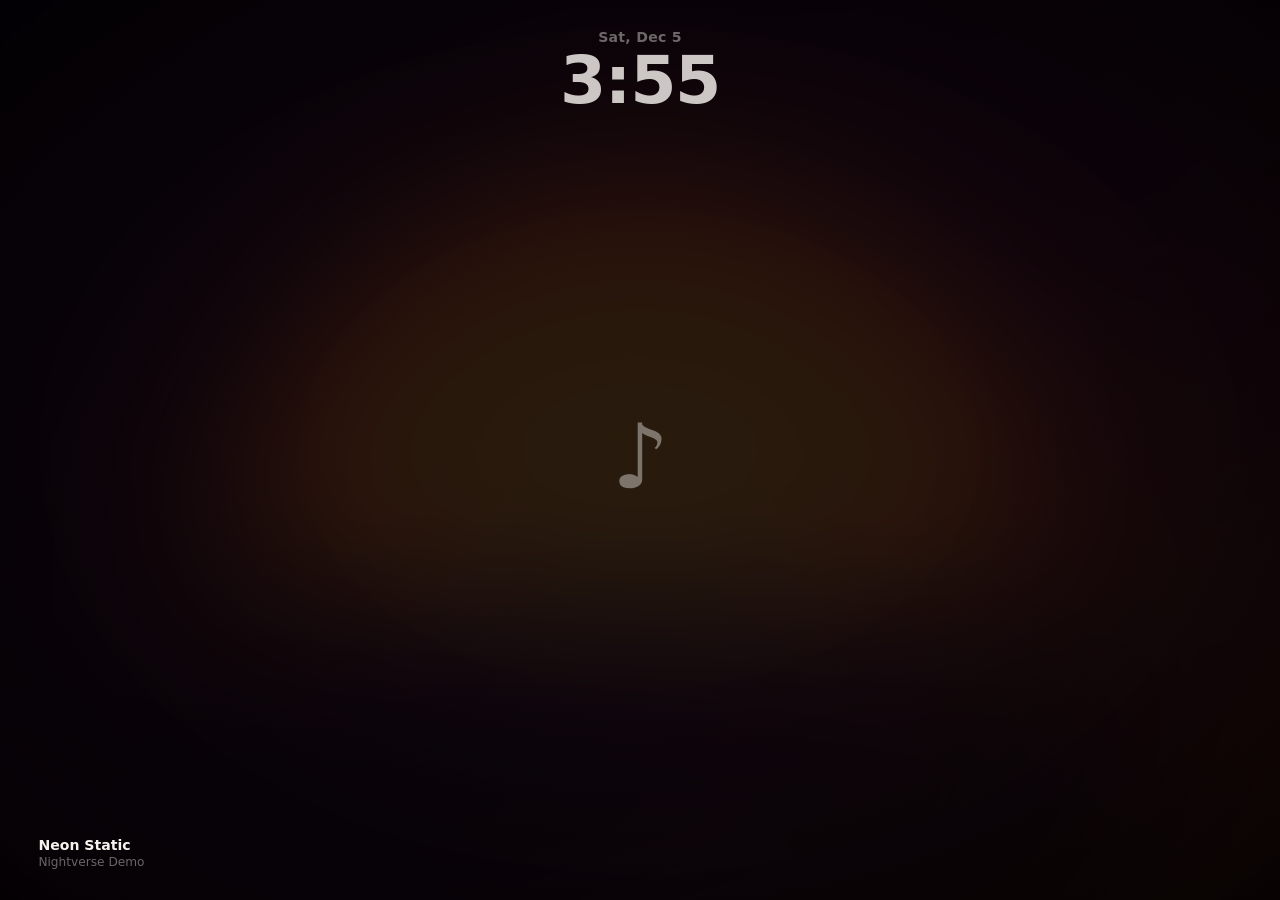
<file: packages/renderer/index.html>
<!doctype html>
<html lang="en">
<head>
  <meta charset="utf-8">
  <meta name="viewport" content="width=device-width, initial-scale=1">
  <title>Nightverse</title>
  <link rel="stylesheet" href="styles.css">
  <link rel="stylesheet" href="themes.css">
</head>
<body class="no-track">
  <div id="bg" aria-hidden="true"></div>
  <div id="vignette" aria-hidden="true"></div>

  <div id="clock" aria-hidden="true">
    <div id="clock-date"></div>
    <div id="clock-time"></div>
  </div>

  <main id="stage" class="stage"></main>

  <div id="meta">
    <div id="meta-title"></div>
    <div id="meta-artist"></div>
  </div>

  <nav id="dock" aria-label="Controls">
    <button data-cmd="previous" class="mini-keep" title="Previous (←)">⏮</button>
    <button data-cmd="playPause" class="mini-keep" title="Play / pause (Space)">⏯</button>
    <button data-cmd="next" class="mini-keep" title="Next (→)">⏭</button>
    <span class="sep"></span>
    <button data-cmd="styles" title="Lyric styles (S)">Styles ▾</button>
    <button data-cmd="lights" class="host-only" title="Lighting colours and beat (L)">Lights</button>
    <span class="sep"></span>
    <button data-cmd="clock" title="Clock (C)">Clock</button>
    <button data-cmd="toggleGlow" class="host-only" title="Screen glow (G)">Glow</button>
    <button data-cmd="toggleMini" class="host-only mini-keep" title="Mini player / back to full window (M)">Mini</button>
    <button data-cmd="fullscreen" title="Full screen (F)">⛶</button>
    <button data-cmd="minimize" class="host-only mini-keep" title="Minimize to the taskbar">—</button>
    <button data-cmd="help" title="Shortcuts (H)">?</button>
    <button data-cmd="close" class="frame-only" title="Close (Esc)">✕</button>
  </nav>

  <div id="help" role="dialog" aria-label="Keyboard shortcuts">
    <h2>Shortcuts</h2>
    <dl>
      <dt>S</dt><dd>Pick a lyric style</dd>
      <dt>T / Shift+T</dt><dd>Next / previous lyric style</dd>
      <dt>Space</dt><dd>Play / pause</dd>
      <dt>← / →</dt><dd>Previous / next track</dd>
      <dt>F</dt><dd>Full screen</dd>
      <dt>G</dt><dd>Screen-edge glow on/off</dd>
      <dt>M</dt><dd>Mini vinyl player</dd>
      <dt>C</dt><dd>Clock on/off</dd>
      <dt>H</dt><dd>Show / hide this help</dd>
    </dl>
    <p class="credit">Lyrics from <a href="https://lrclib.net" target="_blank" rel="noopener">LRCLIB</a></p>
  </div>

  <div id="picker" role="dialog" aria-label="Lyric styles"><h2>Lyric style</h2><div class="grid"></div></div>

  <div id="lights" role="dialog" aria-label="Ambient lighting">
    <div class="lt-head"><h2>Ambient lighting</h2><button id="lt-close" title="Close">✕</button></div>
    <label class="lt-row"><span>Screen lighting</span><input id="lt-glow" type="checkbox" checked></label>
    <div class="lt-sub">Style</div>
    <div class="lt-seg" id="lt-style">
      <button type="button" data-style="ambient" title="A bright glow sweeping round a soft frame">Ambient</button>
      <button type="button" data-style="static" title="Fixed colours that stay put, no movement">Static</button>
      <button type="button" data-style="dynamic" title="Hits hard on every beat and jumps colour">Dynamic</button>
      <button type="button" data-style="aurora" title="Northern-lights curtain bars dancing on every edge">Aurora</button>
      <button type="button" data-style="rays" title="Neon streaks shooting inwards from the edges">Rays</button>
      <button type="button" data-style="tunnel" title="Neon rings running inwards like a tunnel">Tunnel</button>
    </div>
    <p class="lt-desc" id="lt-desc"></p>
    <div class="lt-sub">Palettes</div>
    <div class="lt-presets" id="lt-presets"></div>
    <div class="lt-sub">Colours (add as many as you like)</div>
    <div class="lt-swatches" id="lt-sw"></div>
    <label class="lt-row"><span>Use album colour</span><input id="lt-album" type="checkbox"></label>
    <label class="lt-range"><span>Beat reaction</span><input id="lt-react" type="range" min="0" max="100"><output></output></label>
    <label class="lt-range"><span>Flow speed</span><input id="lt-speed" type="range" min="0" max="100"><output></output></label>
    <label class="lt-range"><span>Screen coverage %</span><input id="lt-reach" type="range" min="5" max="100"><output></output></label>
    <label class="lt-range"><span>Gradient softness</span><input id="lt-grad" type="range" min="0" max="100"><output></output></label>
    <label class="lt-range"><span>Brightness</span><input id="lt-bright" type="range" min="5" max="100"><output></output></label>
    <p class="lt-note">The light follows the bass and beat of whatever your PC is playing.</p>
  </div>

  <div id="toast" role="status"></div>

  <script src="lrc.js"></script>
  <script src="color.js"></script>
  <script src="themes/kinetic.js"></script>
  <script src="themes/constellation.js"></script>
  <script src="themes/classic.js"></script>
  <script src="themes/vinyl.js"></script>
  <script src="themes/_line.js"></script>
  <script src="themes/pack.js"></script>
  <script src="demo.js"></script>
  <script src="engine.js"></script>
  <script src="lights.js"></script>
</body>
</html>
</file>
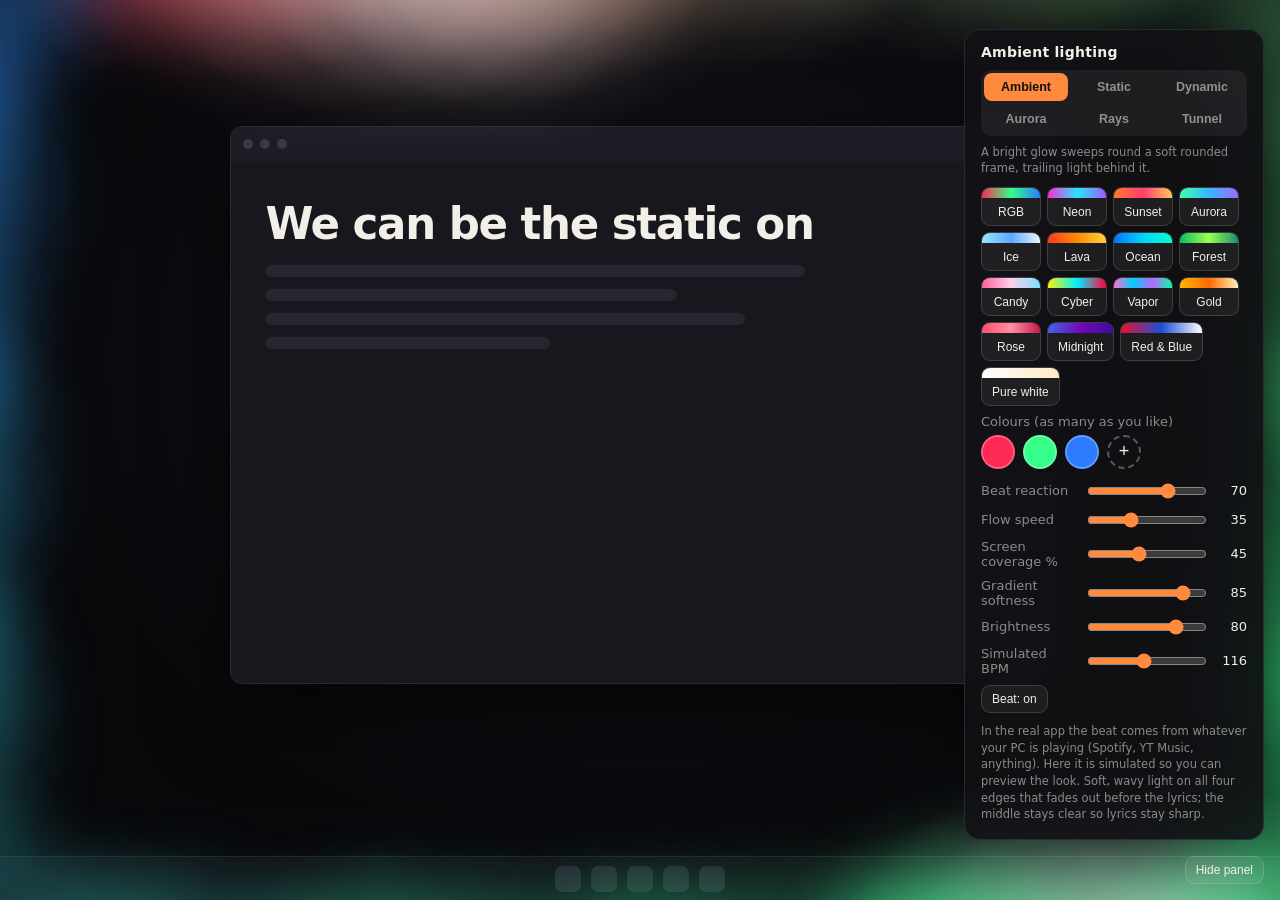
<file: docs/lighting-preview.html>
<!doctype html>
<html lang="en">
<head>
<meta charset="utf-8">
<meta name="viewport" content="width=device-width, initial-scale=1">
<title>Nightverse Ambient Lighting</title>
<style>
  :root { color-scheme: dark; --ink: #f2efe9; --dim: rgb(242 239 233 / .55); }
  * { box-sizing: border-box; }
  html, body { margin: 0; height: 100%; background: #050507; color: var(--ink); font-family: "Segoe UI", system-ui, sans-serif; overflow: hidden; }
  canvas#glow { position: fixed; inset: 0; width: 100%; height: 100%; z-index: 2; pointer-events: none; }
  /* a fake desktop so the ambient light has something to light up */
  .desk { position: fixed; inset: 0; background: radial-gradient(ellipse at 50% 40%, #15151b, #08080b 70%); }
  .win { position: absolute; left: 18%; top: 14%; width: 64%; height: 62%; border-radius: 12px; background: #17171d; border: 1px solid #2a2a33; box-shadow: 0 30px 80px rgb(0 0 0 / .6); overflow: hidden; }
  .win .bar { height: 34px; background: #1d1d25; display: flex; align-items: center; gap: 7px; padding: 0 12px; }
  .win .bar i { width: 10px; height: 10px; border-radius: 50%; background: #3a3a45; display: block; }
  .win .body { padding: 28px 34px; display: grid; gap: 12px; }
  .win .body b { display: block; height: 12px; border-radius: 6px; background: #262630; }
  .win .lyric { font-size: clamp(22px, 3.4vw, 54px); font-weight: 800; letter-spacing: -.03em; margin: 10px 0 4px; }
  .task { position: absolute; left: 0; right: 0; bottom: 0; height: 44px; background: #101015; border-top: 1px solid #23232b; display: flex; gap: 10px; align-items: center; justify-content: center; }
  .task i { width: 26px; height: 26px; border-radius: 7px; background: #262630; display: block; }
  #panel { position: fixed; right: 16px; bottom: 60px; z-index: 5; width: 300px; max-height: calc(100vh - 80px); overflow: auto; padding: 14px 16px 16px; border-radius: 16px; background: rgb(18 18 22 / .86); backdrop-filter: blur(18px); border: 1px solid rgb(255 255 255 / .1); font-size: 13px; }
  #panel h2 { margin: 0 0 10px; font-size: 14px; letter-spacing: .02em; }
  #panel label { display: grid; grid-template-columns: 96px 1fr 34px; align-items: center; gap: 8px; margin: 9px 0; color: var(--dim); }
  #panel label output { text-align: right; color: var(--ink); font-variant-numeric: tabular-nums; }
  input[type=range] { width: 100%; accent-color: #ff8a3d; }
  .swatches { display: flex; flex-wrap: wrap; gap: 8px; margin: 6px 0 12px; }
  .sw { position: relative; width: 34px; height: 34px; border-radius: 50%; border: 2px solid rgb(255 255 255 / .25); overflow: hidden; }
  .sw input { position: absolute; inset: -8px; width: 52px; height: 52px; border: 0; padding: 0; background: none; cursor: pointer; }
  .sw button { position: absolute; top: -1px; right: -1px; width: 15px; height: 15px; border-radius: 50%; border: 0; background: #000b; color: #fff; font-size: 10px; line-height: 15px; padding: 0; cursor: pointer; display: none; }
  .sw:hover button { display: block; }
  .add { width: 34px; height: 34px; border-radius: 50%; border: 2px dashed rgb(255 255 255 / .3); background: none; color: var(--ink); font-size: 18px; cursor: pointer; }
  .presets { display: flex; gap: 6px; flex-wrap: wrap; margin-bottom: 8px; }
  .presets button, .tog { border: 1px solid rgb(255 255 255 / .14); background: rgb(255 255 255 / .06); color: var(--ink); border-radius: 9px; padding: 6px 10px; font-size: 12px; cursor: pointer; }
  .presets button:hover, .tog:hover { background: rgb(255 255 255 / .14); }
  .seg { display: grid; grid-template-columns: repeat(3, 1fr); gap: 4px; padding: 3px; border-radius: 11px; background: rgb(255 255 255 / .06); margin-bottom: 8px; }
  .seg button { border: 0; background: transparent; color: var(--dim); border-radius: 8px; padding: 7px 0; font-weight: 700; font-size: 12.5px; cursor: pointer; }
  .seg button.on { background: #ff8a3d; color: #111; }
  .presets button { position: relative; padding-top: 17px; min-width: 60px; overflow: hidden; }
  .presets button::before { content: ""; position: absolute; left: 0; right: 0; top: 0; height: 10px; background: var(--sw); }
  .note { margin-top: 10px; color: var(--dim); font-size: 11.5px; line-height: 1.45; }
  #hide { position: fixed; right: 16px; bottom: 16px; z-index: 6; }
  body.nopanel #panel { display: none; }
</style>
</head>
<body>
<div class="desk">
  <div class="win">
    <div class="bar"><i></i><i></i><i></i></div>
    <div class="body">
      <div class="lyric">We can be the static on</div>
      <b style="width:72%"></b><b style="width:55%"></b><b style="width:64%"></b><b style="width:38%"></b>
    </div>
  </div>
  <div class="task"><i></i><i></i><i></i><i></i><i></i></div>
</div>
<canvas id="glow"></canvas>

<div id="panel">
  <h2>Ambient lighting</h2>
  <div class="seg" id="styleSeg">
    <button data-style="ambient">Ambient</button><button data-style="static">Static</button><button data-style="dynamic">Dynamic</button><button data-style="aurora">Aurora</button><button data-style="rays">Rays</button><button data-style="tunnel">Tunnel</button>
  </div>
  <div class="note" id="styleDesc" style="margin:0 0 10px"></div>
  <div class="presets" id="presets"></div>
  <div style="color:var(--dim);margin-bottom:4px">Colours (as many as you like)</div>
  <div class="swatches" id="sw"></div>
  <label>Beat reaction <input id="react" type="range" min="0" max="100" value="70"><output></output></label>
  <label>Flow speed <input id="speed" type="range" min="0" max="100" value="35"><output></output></label>
  <label>Screen coverage % <input id="reach" type="range" min="5" max="100" value="45"><output></output></label>
  <label>Gradient softness <input id="grad" type="range" min="0" max="100" value="85"><output></output></label>
  <label>Brightness <input id="bright" type="range" min="10" max="100" value="80"><output></output></label>
  <label>Simulated BPM <input id="bpm" type="range" min="60" max="180" value="116"><output></output></label>
  <button class="tog" id="beatTog">Beat: on</button>
  <div class="note">In the real app the beat comes from whatever your PC is playing (Spotify, YT Music, anything). Here it is simulated so you can preview the look. Soft, wavy light on all four edges that fades out before the lyrics; the middle stays clear so lyrics stay sharp.</div>
</div>
<button class="tog" id="hide">Hide panel</button>

<script>
(() => {
  const cv = document.getElementById('glow');
  const ctx = cv.getContext('2d');
  let W = 0, H = 0, dpr = 1;
  function resize() {
    dpr = Math.min(2, window.devicePixelRatio || 1);
    W = innerWidth; H = innerHeight;
    cv.width = W * dpr; cv.height = H * dpr;
    ctx.setTransform(dpr, 0, 0, dpr, 0, 0);
  }
  addEventListener('resize', resize); resize();

  const PRESETS = {
    'RGB': ['#ff2a55', '#35ff8a', '#2d7bff'],
    'Neon': ['#ff2bd6', '#26e6ff', '#9b5cff'],
    'Sunset': ['#ff7a2f', '#ff3d6e', '#ffc65a'],
    'Aurora': ['#3dffb0', '#38b6ff', '#9a6bff'],
    'Ice': ['#9be8ff', '#5aa8ff', '#e9f7ff'],
    'Lava': ['#ff3b1f', '#ff8a00', '#ffd23f'],
    'Ocean': ['#0077ff', '#00d4ff', '#00ffc8'],
    'Forest': ['#0fbf5a', '#9bff4d', '#1b8f6a'],
    'Candy': ['#ff5fa2', '#ffd1e8', '#7be0ff'],
    'Cyber': ['#fcee0a', '#00f0ff', '#ff003c'],
    'Vapor': ['#ff71ce', '#01cdfe', '#b967ff', '#05ffa1'],
    'Gold': ['#ffb800', '#ff6a00', '#fff1b8'],
    'Rose': ['#ff4d6d', '#ff8fa3', '#c9184a'],
    'Midnight': ['#4361ee', '#7209b7', '#3a0ca3'],
    'Red & Blue': ['#e8112d', '#1d4ed8', '#ffffff'],
    'Pure white': ['#ffffff', '#ffe9c4'],
  };
  let colors = PRESETS['RGB'].slice();
  const S = { style: 'ambient', react: .7, speed: .35, reach: .45, grad: .85, bright: .8, bpm: 116, beat: true };

  // ---- UI ----
  const sw = document.getElementById('sw');
  function hexToRgb(h) { const n = parseInt(h.slice(1), 16); return [n >> 16 & 255, n >> 8 & 255, n & 255]; }
  function drawSwatches() {
    sw.innerHTML = '';
    colors.forEach((c, i) => {
      const d = document.createElement('div'); d.className = 'sw'; d.style.background = c;
      const inp = document.createElement('input'); inp.type = 'color'; inp.value = c;
      inp.addEventListener('input', () => { colors[i] = inp.value; d.style.background = inp.value; });
      d.appendChild(inp);
      if (colors.length > 1) {
        const x = document.createElement('button'); x.textContent = '×';
        x.addEventListener('click', (e) => { e.preventDefault(); colors.splice(i, 1); drawSwatches(); });
        d.appendChild(x);
      }
      sw.appendChild(d);
    });
    const add = document.createElement('button'); add.className = 'add'; add.textContent = '+';
    add.addEventListener('click', () => { colors.push('#' + Math.floor(Math.random() * 0xffffff).toString(16).padStart(6, '0')); drawSwatches(); });
    if (colors.length < 12) sw.appendChild(add);
  }
  drawSwatches();
  const pre = document.getElementById('presets');
  Object.keys(PRESETS).forEach((k) => {
    const b = document.createElement('button'); b.textContent = k;
    b.style.setProperty('--sw', 'linear-gradient(90deg,' + PRESETS[k].join(',') + ')');
    b.addEventListener('click', () => { colors = PRESETS[k].slice(); drawSwatches(); });
    pre.appendChild(b);
  });
  function bind(id, key, scale = 100, fmt = (v) => Math.round(v * 100)) {
    const el = document.getElementById(id), out = el.parentElement.querySelector('output');
    const upd = () => { S[key] = el.value / scale; out.textContent = fmt(S[key]); };
    el.addEventListener('input', upd); upd();
  }
  bind('react', 'react'); bind('speed', 'speed'); bind('reach', 'reach'); bind('grad', 'grad'); bind('bright', 'bright');
  bind('bpm', 'bpm', 1, (v) => Math.round(v));
  const DESC = {
    ambient: 'A bright glow sweeps round a soft rounded frame, trailing light behind it.',
    static: 'Your colours held in place around the screen. No movement, no beat.',
    dynamic: 'Hits hard on every beat and jumps to a new shade each time.',
    aurora: 'Northern-lights curtain: soft bars on every edge, dancing to the music.',
    rays: 'Thin neon streaks shoot inwards from the edges, faster on the beat.',
    tunnel: 'Neon rings run inwards like a lit tunnel, a new one on every beat.',
  };
  function setStyle(v) { S.style = v; document.querySelectorAll('#styleSeg button').forEach((b) => b.classList.toggle('on', b.dataset.style === v)); document.getElementById('styleDesc').textContent = DESC[v]; }
  document.querySelectorAll('#styleSeg button').forEach((b) => b.addEventListener('click', () => setStyle(b.dataset.style)));
  setStyle('ambient');
  const beatTog = document.getElementById('beatTog');
  beatTog.onclick = () => { S.beat = !S.beat; beatTog.textContent = 'Beat: ' + (S.beat ? 'on' : 'off'); };
  document.getElementById('hide').onclick = (e) => { document.body.classList.toggle('nopanel'); e.target.textContent = document.body.classList.contains('nopanel') ? 'Show panel' : 'Hide panel'; };

  // ---- the lighting ----
  // Fluid blobs hug the screen perimeter, drift along it, shift through the palette
  // and swell with the bass. Light bleeds inward from the edges like a backlit wall.
  const NB = 56, NBAR = 72, NRING = 6;
  const blobs = Array.from({ length: NB }, (_, i) => ({ u: i / NB, wob: i * 1.7, size: .85 + ((i * 53) % 10) / 30 }));
  const bars = Array.from({ length: NBAR }, (_, i) => ({ seed: (i * 97 % 101) / 101, ph: (i * 61 % 97) / 97 }));

  function palette(p) {          // smooth colour at fractional index p
    const n = colors.length;
    const a = ((Math.floor(p) % n) + n) % n, b = (a + 1) % n, f = p - Math.floor(p);
    const A = hexToRgb(colors[a]), B = hexToRgb(colors[b]);
    const e = f * f * (3 - 2 * f);
    return [A[0] + (B[0] - A[0]) * e, A[1] + (B[1] - A[1]) * e, A[2] + (B[2] - A[2]) * e];
  }
  const hot = (c, t) => t <= 0 ? c : c.map((v) => v + (255 - v) * Math.min(1, t));
  const rgb = (c) => `${c[0] | 0},${c[1] | 0},${c[2] | 0}`;
  const corner = () => Math.min(.13 * Math.min(W, H), Math.min(W, H) / 2);

  function perimeter(u) {        // point + inward normal on a rounded-rectangle frame
    u = ((u % 1) + 1) % 1;
    const r = corner(), sw = Math.max(0, W - 2 * r), sh = Math.max(0, H - 2 * r), arc = Math.PI * r / 2;
    let d = u * (2 * (sw + sh) + 4 * arc);
    if (d < sw) return { x: r + d, y: 0, nx: 0, ny: 1 };
    d -= sw;
    if (d < arc) { const a = -Math.PI / 2 + d / r; return { x: W - r + r * Math.cos(a), y: r + r * Math.sin(a), nx: -Math.cos(a), ny: -Math.sin(a) }; }
    d -= arc;
    if (d < sh) return { x: W, y: r + d, nx: -1, ny: 0 };
    d -= sh;
    if (d < arc) { const a = d / r; return { x: W - r + r * Math.cos(a), y: H - r + r * Math.sin(a), nx: -Math.cos(a), ny: -Math.sin(a) }; }
    d -= arc;
    if (d < sw) return { x: W - r - d, y: H, nx: 0, ny: -1 };
    d -= sw;
    if (d < arc) { const a = Math.PI / 2 + d / r; return { x: r + r * Math.cos(a), y: H - r + r * Math.sin(a), nx: -Math.cos(a), ny: -Math.sin(a) }; }
    d -= arc;
    if (d < sh) return { x: 0, y: H - r - d, nx: 1, ny: 0 };
    d -= sh;
    const a = Math.PI + d / r; return { x: r + r * Math.cos(a), y: r + r * Math.sin(a), nx: -Math.cos(a), ny: -Math.sin(a) };
  }
  function sweep(u, head, width) {   // hot head with a tail trailing behind it
    const behind = ((head - u) % 1 + 1) % 1, gap = Math.min(behind, 1 - behind);
    return Math.min(1.4, Math.exp(-Math.pow(gap / (width * .42), 2)) + .6 * Math.exp(-behind / (width * 2.4)));
  }

  const mouse = { x: 0, y: 0, in: false }; let dim = 1;
  addEventListener('mousemove', (e) => { mouse.x = e.clientX; mouse.y = e.clientY; mouse.in = true; });
  document.addEventListener('mouseleave', () => { mouse.in = false; });
  let bass = 0, lastBeat = -1, kick = 0, hueStep = 0, ringPhase = 0;
  let t0 = performance.now(), prev = t0, flow = 0, hue = 0;
  function simBeat(t) {
    const x = t * (S.bpm / 60), idx = Math.floor(x), frac = x - idx;
    if (idx !== lastBeat) {
      lastBeat = idx;
      if (S.beat && S.style !== 'static') {
        kick = (idx % 4 === 0) ? 1 : .72;
        if (S.style === 'dynamic') hueStep += .5;
        if (S.style === 'tunnel') ringPhase += 1 / NRING;
      }
    }
    return Math.exp(-frac * 5.5) * kick;
  }

  function frame(now) {
    const dt = Math.min(.05, (now - prev) / 1000); prev = now;
    const t = (now - t0) / 1000;
    const isStatic = S.style === 'static', isDyn = S.style === 'dynamic';
    const isAurora = S.style === 'aurora', isRays = S.style === 'rays', isTunnel = S.style === 'tunnel';
    const env = (S.beat && !isStatic) ? simBeat(t) : 0;
    bass += (env - bass) * Math.min(1, dt * 26);
    if (env < bass) bass += (env - bass) * Math.min(1, dt * (isDyn ? 11 : 6));
    if (!isStatic) {
      flow += dt * (.012 + S.speed * (isDyn ? .16 : .09));
      hue += dt * (.05 + S.speed * .55);
      if (isTunnel) ringPhase += dt * (.08 + S.speed * .35);
    }
    const hueNow = isStatic ? 0 : hue + hueStep;

    ctx.clearRect(0, 0, W, H);
    ctx.globalCompositeOperation = 'source-over';
    const base = Math.min(W, H);
    const react = isStatic ? 0 : isDyn ? Math.min(1, S.react * 1.35 + .25) : S.react;
    const reach = (.07 + S.reach * .27) * base;
    const plateau = .6 * (1 - S.grad);
    const fade = [0, 1, 2, 3, 4, 5].map((k) => { const q = Math.min(1, Math.max(0, (k * .2 - plateau) / (1 - plateau))); return Math.pow(1 - q * q * (3 - 2 * q), 1.5); });

    // dim to a faint minimum while the cursor is near an edge / taskbar, so other apps stay easy to see
    const zone = Math.max(90, .16 * base), edgeD = Math.min(mouse.x, W - mouse.x, mouse.y, H - mouse.y);
    const dimT = mouse.in && edgeD < zone ? .15 + .85 * Math.max(0, edgeD) / zone : 1;
    dim += (dimT - dim) * Math.min(1, dt * (dimT < dim ? 8 : 2.5));

    if (isAurora || isRays) drawBars(t, hueNow, react, reach, isRays);
    else if (isTunnel) drawRings(hueNow, react, reach);
    else drawBand(t, hueNow, react, isStatic, isDyn, reach, fade);
    requestAnimationFrame(frame);
  }

  // ---- ambient / static / dynamic: a glowing band around the rounded frame ----
  function drawBand(t, hueNow, react, isStatic, isDyn, reach, fade) {
    const head1 = flow * 2.1, head2 = flow * 1.37 + .47;
    const width = .06 + .05 * (1 - S.speed), flare = 1 + react * .9 * bass;
    let alpha = isStatic ? .2 + .36 * S.bright
      : isDyn ? Math.min(.8, (.2 + .34 * S.bright) * (.5 + react * 1.5 * bass))
      : Math.min(.72, .22 + .34 * S.bright);
    alpha *= dim;
    blobs.forEach((b) => {
      const u = b.u + (isStatic ? 0 : Math.sin(t * .3 + b.wob) * .004);
      const p = perimeter(u);
      let lvl, hotness;
      if (isStatic) { lvl = 1; hotness = 0; }
      else if (isDyn) { lvl = .55 + .9 * bass; hotness = .35 * bass; }
      else {
        const sv = Math.max(sweep(u, head1, width), sweep(u, head2 % 1, width * .8)) * flare;
        lvl = .34 + 1.0 * sv;
        hotness = Math.min(.75, .9 * Math.max(0, sv - .45));
      }
      const wave = isStatic ? 1 : 1 + .12 * Math.sin(t * .55 + b.wob);
      const r = reach * b.size * wave * (.52 + .62 * Math.min(1.3, lvl));
      const inset = r * .34;
      const cx = p.x - p.nx * inset, cy = p.y - p.ny * inset;
      const c = rgb(hot(palette(b.u * 1.6 + (isStatic ? 0 : hueNow)), hotness));
      const A = Math.min(1, alpha * Math.min(1.25, lvl));
      const g = ctx.createRadialGradient(cx, cy, 0, cx, cy, r);
      for (let k = 0; k < 5; k++) g.addColorStop(k * .2, `rgba(${c},${Math.min(1, A * fade[k])})`);
      g.addColorStop(1, `rgba(${c},0)`);
      ctx.fillStyle = g; ctx.fillRect(cx - r, cy - r, r * 2, r * 2);
    });
  }

  // ---- aurora curtain / neon rays ----
  function drawBars(t, hueNow, react, reach, rays) {
    const alpha = Math.min(.8, (rays ? .3 : .26) + .42 * S.bright) * dim;
    const pump = 1 + react * (rays ? 1.1 : .85) * bass;
    const per = NBAR / 4;
    const place = (x, y, w, h, r) => { ctx.beginPath(); ctx.roundRect(x, y, w, h, r); ctx.fill(); };
    bars.forEach((b, i) => {
      const edge = Math.min(3, Math.floor(i / per)), k = i % per;
      const span = (edge === 0 || edge === 2) ? W : H, slot = span / per;
      const pos = slot * (k + .5) + (b.seed - .5) * slot * .6;
      const thick = rays ? Math.max(2, slot * .085) : Math.max(4, slot * (.26 + .24 * b.seed));
      const wob = Math.sin(t * (rays ? 1.1 : .5) * (.6 + b.seed) + b.ph * 9.4);
      let len, headA;
      if (rays) {
        const travel = (t * (.35 + S.speed * 1.5) * (.6 + b.seed * .9) + b.ph) % 1;
        len = reach * (.3 + 1.0 * travel) * pump;
        headA = Math.sin(Math.PI * Math.min(1, travel * 1.15));
      } else {
        len = reach * (.3 + .4 * b.seed + .25 * wob) * pump;
        headA = .72 + .28 * wob;
      }
      len = Math.max(6, len);
      const col = palette(b.ph * 2.4 + hueNow + edge * .35);
      const c = rgb(col), tip = rgb(hot(col, .6));
      const A = Math.min(1, alpha * headA);

      // a soft wide halo first, then the brighter core on top
      for (const pass of [0, 1]) {
        const halo = pass === 0;
        const a = halo ? A * .4 : A;
        const th = halo ? thick * (rays ? 5.5 : 2.4) : thick;
        const ln = halo ? len * (rays ? .95 : 1.05) : len;
        let x, y, w, h, gx0, gy0, gx1, gy1;
        if (edge === 0) { x = pos - th / 2; y = 0; w = th; h = ln; gx0 = x; gy0 = 0; gx1 = x; gy1 = ln; }
        else if (edge === 1) { x = W - ln; y = pos - th / 2; w = ln; h = th; gx0 = W; gy0 = y; gx1 = W - ln; gy1 = y; }
        else if (edge === 2) { x = pos - th / 2; y = H - ln; w = th; h = ln; gx0 = x; gy0 = H; gx1 = x; gy1 = H - ln; }
        else { x = 0; y = pos - th / 2; w = ln; h = th; gx0 = 0; gy0 = y; gx1 = ln; gy1 = y; }
        const g = ctx.createLinearGradient(gx0, gy0, gx1, gy1);
        if (rays) {
          g.addColorStop(0, `rgba(${c},0)`); g.addColorStop(.35, `rgba(${c},${a * .22})`);
          g.addColorStop(.75, `rgba(${c},${a * .8})`); g.addColorStop(1, `rgba(${halo ? c : tip},${a})`);
        } else {
          g.addColorStop(0, `rgba(${c},${a})`); g.addColorStop(.35, `rgba(${c},${a * .55})`);
          g.addColorStop(.75, `rgba(${c},${a * .15})`); g.addColorStop(1, `rgba(${c},0)`);
        }
        ctx.fillStyle = g;
        place(x, y, w, h, th / 2);
      }
    });
  }

  // ---- tunnel: neon rings receding inwards ----
  function drawRings(hueNow, react, reach) {
    const alpha = Math.min(.75, .18 + .45 * S.bright) * dim;
    const pump = 1 + react * .5 * bass;
    for (let i = 0; i < NRING; i++) {
      const p = ((ringPhase + i / NRING) % 1 + 1) % 1;
      const inset = reach * p * 1.15, w = W - 2 * inset, h = H - 2 * inset;
      if (w <= 2 || h <= 2) continue;
      const near = 1 - p;
      const A = alpha * Math.pow(near, 2.2) * (.45 + .75 * pump * near);
      const col = palette(i * .6 + hueNow);
      const thick = Math.max(1.2, reach * .022 * (.5 + near));
      const rad = Math.max(0, corner() - inset * .6);
      for (let k = 0; k < 3; k++) {
        const mul = k === 0 ? 7 : k === 1 ? 2.6 : 1;
        const fa = k === 0 ? .12 : k === 1 ? .33 : 1;
        const c = rgb(k === 2 ? hot(col, .45) : col);
        ctx.strokeStyle = `rgba(${c},${Math.min(1, Math.max(0, A * fa))})`;
        ctx.lineWidth = thick * mul;
        ctx.beginPath(); ctx.roundRect(inset, inset, w, h, rad); ctx.stroke();
      }
    }
  }

  requestAnimationFrame(frame);
  window.__nv = { S, setStyle, setColors: (c) => { colors = c.slice(); drawSwatches(); } };
})();
</script>
</body>
</html>
</file>
<file: packages/renderer/styles.css>
:root {
  --accent: hsl(38 95% 60%);
  --accent-soft: hsl(38 95% 60% / 0.25);
  --ink: #f6f3ee;
  --ink-dim: rgb(246 243 238 / 0.42);
  --ink-faint: rgb(246 243 238 / 0.16);
  --bg: #050506;
  --font: "Segoe UI Variable Display", "Segoe UI", "SF Pro Display", Inter, system-ui, sans-serif;
  color-scheme: dark;
}
* { box-sizing: border-box; }
html, body { margin: 0; height: 100%; overflow: hidden; background: var(--bg); color: var(--ink); font-family: var(--font); -webkit-font-smoothing: antialiased; }
button { font: inherit; }

/* ---------- backdrop ---------- */
#bg {
  position: fixed; inset: -12%; background-size: cover; background-position: center;
  filter: blur(80px) saturate(1.4) brightness(0.42); transform: scale(1.1);
  opacity: 0.85; transition: background-image 1.2s ease, opacity 0.8s ease;
}
body[data-theme="kinetic"] #bg, body[data-theme="constellation"] #bg { opacity: 0.35; }
#vignette { position: fixed; inset: 0; background: radial-gradient(ellipse at center, transparent 30%, rgb(0 0 0 / 0.75) 100%); pointer-events: none; }

.stage { position: fixed; inset: 0; display: grid; place-items: center; }

/* ---------- clock ---------- */
#clock { position: fixed; top: 3.2vh; left: 0; right: 0; text-align: center; opacity: 0; transition: opacity 0.6s; pointer-events: none; z-index: 2; }
body.show-clock #clock { opacity: 1; }
#clock-date { font-size: clamp(11px, 1.1vw, 16px); font-weight: 600; color: var(--ink-dim); letter-spacing: 0.02em; }
#clock-time { font-size: clamp(36px, 5.2vw, 84px); font-weight: 600; letter-spacing: -0.02em; color: rgb(246 243 238 / 0.82); line-height: 1; margin-top: 2px; }

/* ---------- meta ---------- */
#meta { position: fixed; left: 3vw; bottom: 3.4vh; z-index: 2; max-width: 40vw; transition: opacity 0.4s; }
#meta-title { font-weight: 700; font-size: clamp(13px, 1.1vw, 17px); }
#meta-artist { color: var(--ink-dim); font-size: clamp(12px, 0.95vw, 15px); margin-top: 2px; }
body[data-theme="classic"] #meta, body[data-theme="vinyl"] #meta { opacity: 0; }

/* ---------- dock ---------- */
#dock {
  position: fixed; left: 50%; bottom: 2.6vh; transform: translate(-50%, 12px); z-index: 5;
  display: flex; gap: 4px; align-items: center; padding: 6px; border-radius: 14px;
  background: rgb(20 20 22 / 0.72); backdrop-filter: blur(18px); border: 1px solid rgb(255 255 255 / 0.08);
  opacity: 0; pointer-events: none; transition: opacity 0.25s, transform 0.25s;
}
body.pointer-active #dock, #dock:hover { opacity: 1; transform: translate(-50%, 0); pointer-events: auto; }
#dock button { background: transparent; border: 0; color: var(--ink); padding: 7px 10px; border-radius: 9px; cursor: pointer; font-size: 13px; font-weight: 600; }
#dock button:hover { background: rgb(255 255 255 / 0.1); }
#dock .sep { width: 1px; height: 20px; background: rgb(255 255 255 / 0.12); margin: 0 4px; }
body.host-standalone #dock .host-only, body.host-frame #dock .host-only { display: none; }
body:not(.host-frame) #dock .frame-only { display: none; }
body[data-theme="kinetic"] [data-theme-btn="kinetic"],
body[data-theme="constellation"] [data-theme-btn="constellation"],
body[data-theme="classic"] [data-theme-btn="classic"],
body[data-theme="vinyl"] [data-theme-btn="vinyl"] { background: var(--accent-soft) !important; color: var(--accent) !important; }

/* ---------- help + toast ---------- */
#help { position: fixed; inset: 0; margin: auto; width: min(420px, 90vw); height: fit-content; z-index: 6; padding: 22px 26px; border-radius: 18px; background: rgb(18 18 20 / 0.92); backdrop-filter: blur(20px); border: 1px solid rgb(255 255 255 / 0.1); display: none; }
body.show-help #help { display: block; }
#help h2 { margin: 0 0 12px; font-size: 18px; }
#help dl { display: grid; grid-template-columns: auto 1fr; gap: 8px 18px; margin: 0; font-size: 14px; }
#help dt { color: var(--accent); font-weight: 700; }
#help dd { margin: 0; color: var(--ink-dim); }
#help .credit { margin: 16px 0 0; font-size: 12px; color: var(--ink-dim); }
#help a { color: var(--ink); }
#toast { position: fixed; top: 50%; left: 50%; transform: translate(-50%, -50%) scale(0.96); padding: 10px 18px; border-radius: 12px; background: rgb(20 20 22 / 0.8); backdrop-filter: blur(14px); font-weight: 700; opacity: 0; transition: opacity 0.25s, transform 0.25s; pointer-events: none; z-index: 7; }
#toast.show { opacity: 1; transform: translate(-50%, -50%) scale(1); }

.status { color: var(--ink-dim); font-size: clamp(16px, 2vw, 28px); font-weight: 600; text-align: center; padding: 0 8vw; }
.status small { display: block; margin-top: 10px; font-size: 0.6em; color: var(--ink-faint); }

/* ================= KINETIC ================= */
.theme-kinetic .k-wrap { width: 86vw; text-align: center; transform: translateY(4vh); }
.theme-kinetic .k-line { display: flex; flex-wrap: wrap; justify-content: center; align-items: baseline; gap: 0.08em 0.28em; font-weight: 800; letter-spacing: -0.035em; line-height: 1.02; }
.theme-kinetic .k-word { display: none; color: var(--ink); position: relative; padding: 0 0.06em; transition: color 0.3s; }
.theme-kinetic .k-word.on { display: inline-block; animation: k-in 0.42s cubic-bezier(.2,1.4,.4,1); }
@keyframes k-in { from { opacity: 0; transform: translateY(0.35em) scale(0.9); filter: blur(6px); } }
.theme-kinetic .k-word.past { color: rgb(246 243 238 / 0.88); }
.theme-kinetic .k-word.now { color: #111; z-index: 1; }
.theme-kinetic .k-word.now::before { content: ""; position: absolute; inset: 0.08em -0.04em 0.02em; background: var(--accent); z-index: -1; border-radius: 0.06em; transform: rotate(-1.4deg); animation: k-pop 0.32s cubic-bezier(.2,1.6,.4,1); }
@keyframes k-pop { from { transform: scaleX(0.2) rotate(-1.4deg); opacity: 0; } }
.theme-kinetic .k-prev { margin-top: 3.4vh; font-size: clamp(14px, 1.6vw, 24px); font-weight: 700; color: var(--ink-faint); letter-spacing: -0.01em; min-height: 1.3em; }
.theme-kinetic .k-line.leaving { animation: k-leave 0.45s ease forwards; }
@keyframes k-leave { to { opacity: 0; transform: translateY(-0.4em); filter: blur(8px); } }

/* ================= CONSTELLATION ================= */
.theme-constellation svg { width: 100vw; height: 100vh; overflow: visible; }
.theme-constellation .c-edge { stroke: var(--accent); stroke-opacity: 0.55; stroke-width: 1.4; fill: none; transition: stroke-opacity 0.6s; }
.theme-constellation .c-star { fill: var(--accent); transition: opacity 0.5s, transform 0.5s; transform-box: fill-box; transform-origin: center; }
.theme-constellation .c-word { fill: var(--ink); font-family: var(--font); font-weight: 600; transition: opacity 0.5s, font-size 0.35s, fill 0.35s; }
.theme-constellation .c-word.now { fill: var(--accent); font-weight: 800; }
.theme-constellation .old .c-word, .theme-constellation .old .c-star { opacity: 0.18; }
.theme-constellation .old .c-edge { stroke-opacity: 0.12; }
.theme-constellation .fading { animation: c-fade 1.4s ease forwards; }
@keyframes c-fade { to { opacity: 0; } }
.theme-constellation .hidden { opacity: 0; }

/* ================= CLASSIC ================= */
.theme-classic { display: grid; grid-template-columns: minmax(260px, 34vw) 1fr; align-items: center; padding: 0 5vw; gap: 4vw; }
.theme-classic .cl-card { justify-self: center; text-align: left; width: min(30vw, 420px); }
.theme-classic .cl-cover { width: 100%; aspect-ratio: 1; border-radius: 14px; background: #222 center/cover; box-shadow: 0 30px 80px rgb(0 0 0 / 0.55); }
.theme-classic .cl-title { margin-top: 20px; font-size: clamp(18px, 1.8vw, 28px); font-weight: 800; }
.theme-classic .cl-artist { margin-top: 4px; color: var(--ink-dim); font-size: clamp(14px, 1.2vw, 18px); }
.theme-classic .cl-scroller { justify-self: stretch; width: 100%; height: 100vh; overflow: hidden; position: relative; mask-image: linear-gradient(transparent, #000 22%, #000 70%, transparent); }
.theme-classic .cl-list { position: absolute; left: 0; right: 0; top: 0; transition: transform 0.7s cubic-bezier(.25,.8,.25,1); will-change: transform; }
.theme-classic .cl-line { font-size: clamp(22px, 2.9vw, 46px); font-weight: 800; letter-spacing: -0.02em; line-height: 1.18; padding: 0.32em 0; color: var(--ink-faint); filter: blur(1.5px); transition: color 0.4s, filter 0.4s, transform 0.4s; transform-origin: left center; }
.theme-classic .cl-line.near { filter: blur(0.6px); color: rgb(246 243 238 / 0.32); }
.theme-classic .cl-line.now { color: var(--ink); filter: none; transform: scale(1.03); }
.theme-classic .cl-line.now .w-on { color: var(--accent); }
.theme-classic .cl-plain .cl-line { color: rgb(246 243 238 / 0.75); filter: none; font-size: clamp(18px, 2vw, 30px); }
@media (max-width: 800px) { .theme-classic { grid-template-columns: 1fr; } .theme-classic .cl-card { display: none; } }

/* ================= VINYL ================= */
.theme-vinyl .v-wrap { display: grid; justify-items: center; gap: 2.4vh; }
.theme-vinyl .v-deck { position: relative; width: min(54vh, 70vw); aspect-ratio: 1; }
.theme-vinyl .v-record { position: absolute; inset: 0; border-radius: 50%;
  background:
    radial-gradient(circle, transparent 0 31%, rgb(255 255 255 / 0.05) 31.4%, transparent 32%),
    repeating-radial-gradient(circle, #0c0c0d 0 2px, #16161a 2px 3px, #0e0e10 3px 5px),
    #0b0b0c;
  box-shadow: 0 30px 90px rgb(0 0 0 / 0.65), inset 0 0 0 2px rgb(255 255 255 / 0.04);
  animation: v-spin 3.6s linear infinite; }
.theme-vinyl .v-record::after { content: ""; position: absolute; inset: 0; border-radius: 50%; background: conic-gradient(from 30deg, transparent 0 10%, rgb(255 255 255 / 0.09) 14%, transparent 20% 60%, rgb(255 255 255 / 0.06) 64%, transparent 70%); }
body.paused .theme-vinyl .v-record { animation-play-state: paused; }
@keyframes v-spin { to { transform: rotate(360deg); } }
.theme-vinyl .v-label { position: absolute; inset: 32%; border-radius: 50%; background: #333 center/cover; box-shadow: 0 0 0 3px rgb(0 0 0 / 0.5); }
.theme-vinyl .v-label::after { content: ""; position: absolute; inset: 45%; border-radius: 50%; background: #0b0b0c; }
.theme-vinyl .v-arm { position: absolute; right: -6%; top: -4%; width: 10%; height: 72%; transform-origin: 50% 8%; transform: rotate(24deg); transition: transform 0.9s cubic-bezier(.3,.9,.3,1); }
body.paused .theme-vinyl .v-arm, body.no-track .theme-vinyl .v-arm { transform: rotate(6deg); }
.theme-vinyl .v-arm .pivot { position: absolute; left: 50%; top: 0; width: 64%; aspect-ratio: 1; transform: translate(-50%, 0); border-radius: 50%; background: radial-gradient(circle, #ddd 0 30%, #888 31% 60%, #555 61%); box-shadow: 0 6px 18px rgb(0 0 0 / 0.6); }
.theme-vinyl .v-arm .rod { position: absolute; left: 50%; top: 6%; width: 12%; height: 84%; transform: translateX(-50%); background: linear-gradient(90deg, #8a8a8f, #e8e8ec 50%, #8a8a8f); border-radius: 4px; }
.theme-vinyl .v-arm .head { position: absolute; left: 50%; bottom: 0; width: 46%; height: 14%; transform: translateX(-30%) rotate(-18deg); background: linear-gradient(#cfcfd4, #6c6c72); border-radius: 3px; }
.theme-vinyl .v-title { font-size: clamp(20px, 2.4vw, 36px); font-weight: 800; text-align: center; margin-top: 1vh; }
.theme-vinyl .v-artist { color: var(--ink-dim); font-size: clamp(14px, 1.3vw, 19px); margin-top: -1.6vh; }
.theme-vinyl .v-lyric { min-height: 1.4em; font-size: clamp(16px, 1.8vw, 26px); font-weight: 700; color: var(--accent); text-align: center; max-width: 80vw; transition: opacity 0.3s; }
.theme-vinyl .v-controls { display: flex; gap: 14px; }
.theme-vinyl .v-controls button { width: 52px; height: 36px; border-radius: 18px; border: 0; background: rgb(255 255 255 / 0.09); color: var(--ink); cursor: pointer; font-size: 18px; }
.theme-vinyl .v-controls button:hover { background: var(--accent-soft); color: var(--accent); }
body.mini .theme-vinyl .v-deck { width: 58vmin; }
body.mini .theme-vinyl .v-controls { display: none; }

/* ---------- lights panel ---------- */
#lights { position: fixed; right: 18px; bottom: 9vh; z-index: 6; width: min(330px, 92vw); max-height: 80vh; overflow: auto; padding: 14px 16px 16px; border-radius: 16px; background: rgb(18 18 22 / 0.92); backdrop-filter: blur(18px); border: 1px solid rgb(255 255 255 / 0.1); display: none; font-size: 13px; }
body.show-lights #lights { display: block; }
#lights .lt-head { display: flex; justify-content: space-between; align-items: center; margin-bottom: 8px; }
#lights h2 { margin: 0; font-size: 15px; }
#lights #lt-close { background: transparent; border: 0; color: var(--ink-dim); cursor: pointer; font-size: 14px; padding: 4px 8px; border-radius: 8px; }
#lights #lt-close:hover { background: rgb(255 255 255 / 0.1); color: var(--ink); }
#lights .lt-row { display: flex; justify-content: space-between; align-items: center; margin: 8px 0; color: var(--ink-dim); }
#lights .lt-range { display: grid; grid-template-columns: 124px 1fr 30px; align-items: center; gap: 8px; margin: 9px 0; color: var(--ink-dim); }
#lights .lt-range output { text-align: right; color: var(--ink); font-variant-numeric: tabular-nums; }
#lights input[type=range] { width: 100%; accent-color: var(--accent); }
#lights .lt-sub { color: var(--ink-dim); margin: 10px 0 6px; }
#lights .lt-presets { display: flex; gap: 6px; flex-wrap: wrap; margin: 8px 0; }
#lights .lt-presets button { border: 1px solid rgb(255 255 255 / 0.14); background: rgb(255 255 255 / 0.06); color: var(--ink); border-radius: 9px; padding: 5px 10px; font-size: 12px; cursor: pointer; }
#lights .lt-presets button:hover { background: rgb(255 255 255 / 0.14); }
#lights .lt-swatches { display: flex; flex-wrap: wrap; gap: 8px; margin-bottom: 8px; }
#lights .lt-sw { position: relative; width: 34px; height: 34px; border-radius: 50%; border: 2px solid rgb(255 255 255 / 0.25); overflow: hidden; }
#lights .lt-sw input { position: absolute; inset: -8px; width: 52px; height: 52px; border: 0; padding: 0; background: none; cursor: pointer; opacity: 0; }
#lights .lt-sw button { position: absolute; top: -1px; right: -1px; width: 15px; height: 15px; border-radius: 50%; border: 0; background: #000b; color: #fff; font-size: 10px; line-height: 15px; padding: 0; cursor: pointer; display: none; }
#lights .lt-sw:hover button { display: block; }
#lights .lt-add { width: 34px; height: 34px; border-radius: 50%; border: 2px dashed rgb(255 255 255 / 0.3); background: none; color: var(--ink); font-size: 18px; cursor: pointer; }
#lights .lt-note { margin: 10px 0 0; color: var(--ink-faint); font-size: 11.5px; line-height: 1.45; }
body.host-standalone #lights, body.host-frame #lights { display: none !important; }

/* ---------- fixes: clock in every style, mini player controls ---------- */
body[data-theme="classic"] #clock, body[data-theme="vinyl"] #clock { opacity: 0; }
body[data-theme="classic"].show-clock #clock, body[data-theme="vinyl"].show-clock #clock { opacity: 1 !important; left: auto; right: 3vw; top: 3vh; text-align: right; }
body[data-theme="classic"] #clock-time, body[data-theme="vinyl"] #clock-time { font-size: clamp(26px, 3.2vw, 52px); }
body.mini #clock { display: none; }
/* the mini player keeps a small, always-reachable control strip */
body.mini #dock { opacity: 1; pointer-events: auto; transform: translate(-50%, 0); bottom: 8px; padding: 4px; }
body.mini #dock button:not(.mini-keep), body.mini #dock .sep { display: none; }
body.mini #dock button { padding: 5px 8px; }

#lights .lt-seg { display: grid; grid-template-columns: repeat(3, 1fr); row-gap: 4px; gap: 4px; padding: 3px; border-radius: 11px; background: rgb(255 255 255 / 0.06); }
#lights .lt-seg button { border: 0; white-space: nowrap; background: transparent; color: var(--ink-dim); border-radius: 8px; padding: 7px 0; font-weight: 700; font-size: 12.5px; cursor: pointer; }
#lights .lt-seg button.active { background: var(--accent); color: #111; }
#lights .lt-desc { margin: 7px 2px 0; color: var(--ink-faint); font-size: 11.5px; line-height: 1.4; min-height: 2.6em; }
#lights .lt-presets button { position: relative; padding-top: 18px; min-width: 62px; overflow: hidden; }
#lights .lt-presets button::before { content: ""; position: absolute; left: 0; right: 0; top: 0; height: 11px; background: var(--sw); }
body[data-lt-style="static"] #lt-speed, body[data-lt-style="static"] #lt-react { opacity: 0.35; pointer-events: none; }
</file>
<file: packages/renderer/themes.css>
/* ===== shared line-theme base (themes built with _line.js) ===== */
.ln-wrap { position: relative; z-index: 1; width: 88vw; text-align: center; display: grid; justify-items: center; gap: 2.6vh; }
.ln-line { display: flex; flex-wrap: wrap; justify-content: center; align-items: baseline; gap: 0.08em 0.3em; line-height: 1.06; font-weight: 800; letter-spacing: -0.02em; }
.ln-prev, .ln-next { font-size: clamp(14px, 1.6vw, 24px); font-weight: 600; opacity: 0.32; min-height: 1.3em; max-width: 80vw; }
.ln-status { font-size: clamp(16px, 2vw, 28px); font-weight: 600; opacity: 0.6; }
.ln-canvas { position: fixed; inset: 0; width: 100vw; height: 100vh; z-index: 0; }
.ln-line .w { display: inline-block; transition: opacity 0.3s, transform 0.35s cubic-bezier(.2,1.3,.4,1), color 0.3s, text-shadow 0.3s, filter 0.3s; }

/* themes that draw their own backdrop hide the album-art blur */
body:is([data-theme="neon"], [data-theme="cyberpunk"], [data-theme="comic"], [data-theme="terminal"], [data-theme="synthwave"],
  [data-theme="aurora"], [data-theme="rain"], [data-theme="warp"], [data-theme="editorial"]) #bg { opacity: 0; }
body:is([data-theme="comic"], [data-theme="terminal"], [data-theme="editorial"], [data-theme="cyberpunk"]) #vignette { opacity: 0; }

/* ================= NEON SIGN ================= */
.theme-neon { background:
  linear-gradient(rgb(0 0 0 / 0.55), rgb(0 0 0 / 0.75)),
  repeating-linear-gradient(0deg, #2a1418 0 38px, #1b0d10 38px 42px),
  #1f0f13; }
.theme-neon .ln-wrap::before { content: ""; position: absolute; inset: -14vh -4vw; background: radial-gradient(ellipse at center, var(--accent-soft), transparent 65%); z-index: -1; }
.theme-neon .ln-line { font-family: "Segoe Script", "Brush Script MT", "Snell Roundhand", cursive; font-weight: 700; letter-spacing: 0; }
.theme-neon .w { color: rgb(255 255 255 / 0.12); text-shadow: none; }
.theme-neon .w.on { color: #fff8fb; text-shadow: 0 0 4px #fff, 0 0 12px var(--accent), 0 0 28px var(--accent), 0 0 60px var(--accent); }
.theme-neon .w.now { animation: neon-flick 0.5s steps(1) 1; }
@keyframes neon-flick { 0% { opacity: 0.2; } 20% { opacity: 1; } 35% { opacity: 0.4; } 50% { opacity: 1; } }
.theme-neon .ln-prev, .theme-neon .ln-next { font-family: "Segoe Script", cursive; color: var(--accent); opacity: 0.35; text-shadow: 0 0 10px var(--accent); }

/* ================= CYBERPUNK ================= */
.theme-cyberpunk { background:
  repeating-linear-gradient(0deg, rgb(255 255 255 / 0.03) 0 1px, transparent 1px 4px),
  linear-gradient(rgb(0 240 255 / 0.06) 1px, transparent 1px) 0 0/60px 60px,
  linear-gradient(90deg, rgb(0 240 255 / 0.06) 1px, transparent 1px) 0 0/60px 60px,
  radial-gradient(ellipse at 50% 120%, #3b0a45, #0a0a12 60%); }
.theme-cyberpunk .ln-line { font-family: "Bahnschrift", "Agency FB", "Consolas", monospace; text-transform: uppercase; letter-spacing: 0.02em; font-weight: 700; }
.theme-cyberpunk .w { color: rgb(252 238 10 / 0.16); position: relative; }
.theme-cyberpunk .w.on { color: #fcee0a; text-shadow: 3px 0 0 rgb(255 0 60 / 0.6), -3px 0 0 rgb(0 240 255 / 0.6); }
.theme-cyberpunk .w.now { color: #00f0ff; text-shadow: 0 0 18px rgb(0 240 255 / 0.7); animation: cp-glitch 0.35s steps(2) 2; }
.theme-cyberpunk .w.now::before, .theme-cyberpunk .w.now::after { content: attr(data-t); position: absolute; inset: 0; pointer-events: none; }
.theme-cyberpunk .w.now::before { color: #ff003c; clip-path: inset(0 0 55% 0); transform: translate(-4px, -2px); animation: cp-slice 1.2s steps(3) infinite; }
.theme-cyberpunk .w.now::after { color: #fcee0a; clip-path: inset(60% 0 0 0); transform: translate(4px, 2px); animation: cp-slice 0.9s steps(3) infinite reverse; }
@keyframes cp-glitch { 50% { transform: translateX(6px) skewX(-8deg); } }
@keyframes cp-slice { 33% { clip-path: inset(10% 0 70% 0); } 66% { clip-path: inset(70% 0 5% 0); } }
.theme-cyberpunk .ln-prev, .theme-cyberpunk .ln-next { font-family: "Consolas", monospace; color: #00f0ff; opacity: 0.4; text-transform: uppercase; letter-spacing: 0.08em; }
.cp-hud { position: fixed; inset: 3vh 3vw; pointer-events: none; font: 600 12px/1 "Consolas", monospace; color: #00f0ff; letter-spacing: 0.12em; }
.cp-hud span { position: absolute; padding: 10px 14px; border: 2px solid rgb(0 240 255 / 0.5); }
.cp-tl { left: 0; top: 0; border-right: 0 !important; border-bottom: 0 !important; color: #fcee0a; }
.cp-tr { right: 0; top: 0; border-left: 0 !important; border-bottom: 0 !important; text-align: right; }
.cp-bl { left: 0; bottom: 0; border-right: 0 !important; border-top: 0 !important; }
.cp-br { right: 0; bottom: 0; border-left: 0 !important; border-top: 0 !important; color: #ff003c; }
body[data-theme="cyberpunk"] #meta { opacity: 0; }
body[data-theme="cyberpunk"] #clock-time { font-family: "Consolas", monospace; color: #fcee0a; }

/* ================= COMIC POP ================= */
.theme-comic { background:
  radial-gradient(rgb(226 54 122 / 0.55) 28%, transparent 30%) 0 0/14px 14px,
  radial-gradient(circle at 50% 45%, #fff6a8, #ffd93d 60%, #ffb000); }
.cm-panel { position: relative; width: min(88vw, 1500px); padding: 5vh 4vw 4vh; background: #fffdf4; border: 6px solid #111; box-shadow: 14px 14px 0 #111; transform: rotate(-1.2deg); display: grid; gap: 2vh; justify-items: center; }
.cm-tag { position: absolute; left: -6px; top: -6px; transform: translateY(-100%); background: #111; color: #ffe14d; font: 900 clamp(12px, 1.2vw, 18px)/1 "Arial Black", Impact, sans-serif; padding: 8px 14px; letter-spacing: 0.08em; }
.theme-comic .ln-line { font-family: "Arial Black", Impact, "Segoe UI Black", sans-serif; font-weight: 900; text-transform: uppercase; letter-spacing: 0.01em; }
.theme-comic .w { color: transparent; -webkit-text-stroke: 2px rgb(17 17 17 / 0.18); transform: scale(0.7) rotate(-4deg); opacity: 0.6; position: relative; }
.theme-comic .w.on { color: #111; -webkit-text-stroke: 0; transform: none; opacity: 1; }
.theme-comic .w.now { color: #fff; -webkit-text-stroke: 3px #111; paint-order: stroke fill; transform: scale(1.06) rotate(-3deg); z-index: 1; margin: 0 0.18em; }
.theme-comic .w.now::before { content: ""; position: absolute; inset: -0.45em -0.4em; z-index: -1; background: #e2367a;
  clip-path: polygon(50% 0, 61% 30%, 98% 16%, 72% 45%, 100% 62%, 66% 66%, 74% 100%, 50% 74%, 24% 100%, 32% 66%, 0 62%, 28% 45%, 2% 16%, 39% 30%); animation: cm-burst 0.35s cubic-bezier(.2,1.6,.4,1); }
@keyframes cm-burst { from { transform: scale(0.2) rotate(-40deg); } }
.theme-comic .ln-next { font: 800 clamp(13px, 1.4vw, 20px) "Arial Black", sans-serif; color: #111; opacity: 0.35; text-transform: uppercase; }
.theme-comic .ln-status { color: #111; }
body[data-theme="comic"] #clock-time, body[data-theme="comic"] #clock-date, body[data-theme="comic"] #meta { color: #111; }
body[data-theme="comic"] #meta-artist { color: rgb(17 17 17 / 0.6); }

/* ================= TERMINAL ================= */
.theme-terminal { background: radial-gradient(ellipse at center, #0c2412 0%, #020703 80%); place-items: center start !important; padding-left: 8vw; }
.theme-terminal::after { content: ""; position: fixed; inset: 0; pointer-events: none; background: repeating-linear-gradient(rgb(0 0 0 / 0.25) 0 1px, transparent 1px 3px); animation: tm-roll 8s linear infinite; }
@keyframes tm-roll { to { background-position: 0 100px; } }
.tm-screen { font-family: "Cascadia Mono", "Consolas", "Courier New", monospace; color: #39ff6a; text-shadow: 0 0 6px rgb(57 255 106 / 0.6); width: 84vw; }
.tm-head { font-size: clamp(12px, 1.1vw, 16px); opacity: 0.55; margin-bottom: 3vh; }
.tm-head::before { content: "$ "; }
.tm-log { font-size: clamp(14px, 1.5vw, 22px); line-height: 1.6; opacity: 0.45; min-height: 30vh; display: flex; flex-direction: column; justify-content: flex-end; }
.tm-cur { display: flex; align-items: baseline; margin-top: 1.4vh; }
.tm-ps { font-size: clamp(18px, 2.4vw, 40px); opacity: 0.7; }
.theme-terminal .ln-line { justify-content: flex-start; font-weight: 600; letter-spacing: 0; gap: 0 0.55em; }
.theme-terminal .w { display: none; }
.theme-terminal .w.on { display: inline-block; animation: tm-type 0.18s steps(3); }
@keyframes tm-type { from { clip-path: inset(0 100% 0 0); } to { clip-path: inset(0 0 0 0); } }
.theme-terminal .ln-line::after { content: "█"; animation: tm-blink 1s steps(1) infinite; margin-left: 0.15em; font-size: 0.8em; }
@keyframes tm-blink { 50% { opacity: 0; } }
body[data-theme="terminal"] #clock-time, body[data-theme="terminal"] #clock-date { color: #39ff6a; font-family: "Consolas", monospace; text-shadow: 0 0 8px rgb(57 255 106 / 0.6); }
body[data-theme="terminal"] #clock { text-align: right; right: 4vw; left: auto; }

/* ================= SYNTHWAVE ================= */
.theme-synthwave { background: linear-gradient(#12002b 0%, #3a0d5c 38%, #ff4f9a 58%, #120321 58.2%); overflow: hidden; }
.sw-sky { position: fixed; inset: 0 0 42% 0; display: grid; place-items: end center; }
.sw-sun { width: min(52vh, 44vw); aspect-ratio: 1; border-radius: 50%; margin-bottom: -8vh;
  background: linear-gradient(#ffe36e, #ff6fb5 70%);
  -webkit-mask: linear-gradient(#000 0 50%, transparent 50% 54%, #000 54% 62%, transparent 62% 67%, #000 67% 74%, transparent 74% 80%, #000 80% 86%, transparent 86% 92%, #000 92%);
  mask: linear-gradient(#000 0 50%, transparent 50% 54%, #000 54% 62%, transparent 62% 67%, #000 67% 74%, transparent 74% 80%, #000 80% 86%, transparent 86% 92%, #000 92%);
  filter: drop-shadow(0 0 40px #ff6fb5); }
.sw-floor { position: fixed; left: 0; right: 0; bottom: 0; height: 42%; perspective: 260px; overflow: hidden; }
.sw-grid { position: absolute; left: -50%; right: -50%; bottom: 0; height: 320%; transform-origin: bottom; transform: rotateX(72deg);
  background: linear-gradient(#ff4f9a 2px, transparent 2px) 0 0/100% 60px, linear-gradient(90deg, #ff4f9a 2px, transparent 2px) 0 0/60px 100%;
  animation: sw-move 1.2s linear infinite; opacity: 0.85; -webkit-mask: linear-gradient(transparent, #000 35%); mask: linear-gradient(transparent, #000 35%); }
body.paused .sw-grid { animation-play-state: paused; }
@keyframes sw-move { to { background-position: 0 60px, 0 0; } }
.theme-synthwave .ln-wrap { transform: translateY(27vh); }
.theme-synthwave .ln-next { display: none; }
body[data-theme="synthwave"] #clock { opacity: 0 !important; }
.theme-synthwave .ln-line { font-family: "Segoe UI Black", "Arial Black", sans-serif; font-style: italic; text-transform: uppercase; font-weight: 900; }
.theme-synthwave .w { color: rgb(255 255 255 / 0.1); }
.theme-synthwave .w.on { color: transparent; background: linear-gradient(#e9f6ff 0 45%, #6b6b8a 47%, #ffc8ec 52%, #fff 100%); -webkit-background-clip: text; background-clip: text; filter: drop-shadow(0 4px 0 #2b0b4a) drop-shadow(0 0 14px rgb(255 79 154 / 0.6)); }
.theme-synthwave .w.now { transform: translateY(-0.08em) scale(1.06); filter: drop-shadow(0 4px 0 #2b0b4a) drop-shadow(0 0 22px #00e5ff); }
.theme-synthwave .ln-next { color: #00e5ff; opacity: 0.6; font-style: italic; text-shadow: 0 0 10px #00e5ff; }

/* ================= KARAOKE ================= */
.theme-karaoke .ln-line { font-family: "Segoe UI Black", "Arial Rounded MT Bold", "Arial Black", sans-serif; font-weight: 900; letter-spacing: 0; }
.theme-karaoke .w { color: transparent; -webkit-text-stroke: 0; paint-order: stroke fill;
  background: linear-gradient(90deg, var(--accent) 0 calc(var(--wp, 0) * 100%), #fff calc(var(--wp, 0) * 100%));
  -webkit-background-clip: text; background-clip: text; filter: drop-shadow(0 3px 0 rgb(0 0 0 / 0.55)); }
.theme-karaoke .w.now { transform: translateY(-0.06em); }
.theme-karaoke .ln-next { font-size: clamp(18px, 2.6vw, 42px); font-weight: 800; opacity: 0.45; }
.kk-dots { display: flex; gap: 10px; height: 14px; }
.kk-dots i { width: 12px; height: 12px; border-radius: 50%; background: var(--accent); animation: kk-b 1s ease-in-out infinite; }
.kk-dots i:nth-child(2) { animation-delay: 0.15s; } .kk-dots i:nth-child(3) { animation-delay: 0.3s; }
body.paused .kk-dots i { animation-play-state: paused; }
@keyframes kk-b { 50% { transform: translateY(-8px); opacity: 0.5; } }

/* ================= AURORA ================= */
.theme-aurora { background: linear-gradient(#020812, #071a26 60%, #0b2233); overflow: hidden; }
.au-sky { position: fixed; inset: 0; filter: blur(60px) saturate(1.4); opacity: 0.9; }
.au-sky i { position: absolute; width: 70vw; height: 40vh; border-radius: 50%; mix-blend-mode: screen; animation: au-drift 18s ease-in-out infinite alternate; }
.au-sky i:nth-child(1) { left: -10vw; top: 5vh; background: #1de9b6; }
.au-sky i:nth-child(2) { left: 30vw; top: 0; background: #7c4dff; animation-duration: 24s; animation-delay: -6s; }
.au-sky i:nth-child(3) { left: 10vw; top: 22vh; background: var(--accent); opacity: 0.6; animation-duration: 30s; animation-delay: -12s; }
@keyframes au-drift { 50% { transform: translate(12vw, 6vh) rotate(12deg) scaleX(1.3); } 100% { transform: translate(-6vw, -4vh) rotate(-8deg); } }
.theme-aurora .ln-line { font-family: "Georgia", "Palatino Linotype", serif; font-weight: 400; letter-spacing: -0.01em; }
.theme-aurora .w { opacity: 0.12; filter: blur(4px); }
.theme-aurora .w.on { opacity: 1; filter: none; }
.theme-aurora .w.now { font-style: italic; text-shadow: 0 0 30px rgb(29 233 182 / 0.8); }
.theme-aurora .ln-prev { font-family: "Georgia", serif; font-style: italic; font-weight: 400; }

/* ================= RAINY WINDOW ================= */
.theme-rain { background: linear-gradient(180deg, #1c2733 0%, #2d3f52 55%, #3d4f63 100%); }
.theme-rain::before { content: ""; position: fixed; inset: 0; background: radial-gradient(circle at 20% 80%, rgb(255 190 120 / 0.25), transparent 30%), radial-gradient(circle at 80% 70%, rgb(255 140 160 / 0.18), transparent 25%), radial-gradient(circle at 60% 85%, rgb(140 200 255 / 0.18), transparent 22%); filter: blur(30px); }
.theme-rain .ln-line { font-weight: 500; letter-spacing: 0.01em; text-transform: lowercase; color: #f3e9dc; text-shadow: 0 2px 30px rgb(0 0 0 / 0.5); }
.theme-rain .w { opacity: 0.15; filter: blur(3px); }
.theme-rain .w.on { opacity: 0.95; filter: blur(0.3px); }
.theme-rain .w.now { color: #ffd9a8; }
.theme-rain .ln-prev, .theme-rain .ln-next { text-transform: lowercase; font-weight: 400; }

/* ================= WARP SPEED ================= */
.theme-warp { background: #05030f; }
.theme-warp .ln-line { font-weight: 300; letter-spacing: 0.12em; text-transform: uppercase; gap: 0.1em 0.5em; }
.theme-warp .w { opacity: 0; transform: scale(2.4); filter: blur(10px); }
.theme-warp .w.on { opacity: 0.85; transform: none; filter: none; transition: opacity 0.4s, transform 0.6s cubic-bezier(.1,.8,.2,1), filter 0.5s; }
.theme-warp .w.now { opacity: 1; color: var(--accent); text-shadow: 0 0 24px var(--accent); font-weight: 600; }
.theme-warp .ln-prev { letter-spacing: 0.3em; text-transform: uppercase; font-weight: 300; font-size: clamp(11px, 1.1vw, 16px); }

/* ================= EDITORIAL ================= */
.theme-editorial { background: #f2efe8; color: #141414; }
.theme-editorial::before { content: ""; position: fixed; inset: 0; pointer-events: none; opacity: 0.35; background: repeating-radial-gradient(circle at 30% 20%, rgb(0 0 0 / 0.025) 0 1px, transparent 1px 3px); }
.ed-page { width: min(86vw, 1500px); display: grid; gap: 4vh; }
.ed-mast { display: flex; justify-content: space-between; border-top: 3px solid #141414; border-bottom: 1px solid #141414; padding: 10px 0; font: 600 clamp(11px, 1vw, 14px)/1 "Georgia", serif; letter-spacing: 0.14em; text-transform: uppercase; }
.ed-issue { max-width: 40%; overflow: hidden; text-overflow: ellipsis; white-space: nowrap; }
.theme-editorial .ln-line { justify-content: flex-start; font-family: "Georgia", "Times New Roman", serif; font-weight: 700; letter-spacing: -0.035em; line-height: 0.98; }
.theme-editorial .w { color: rgb(20 20 20 / 0.1); }
.theme-editorial .w.on { color: #141414; }
.theme-editorial .w.now { font-style: italic; color: var(--accent); filter: saturate(1.4) brightness(0.8); }
.theme-editorial .ln-next { text-align: left; font: italic 400 clamp(14px, 1.5vw, 22px) "Georgia", serif; opacity: 0.5; }
.theme-editorial .ln-status { color: #141414; }
body[data-theme="editorial"] #clock-time { color: #141414; font-family: "Georgia", serif; }
body[data-theme="editorial"] #clock-date, body[data-theme="editorial"] #meta-artist { color: rgb(20 20 20 / 0.55); }
body[data-theme="editorial"] #meta { color: #141414; }

/* ================= style picker ================= */
#picker { position: fixed; left: 50%; bottom: 9vh; transform: translateX(-50%); z-index: 6; width: min(760px, 92vw); padding: 16px; border-radius: 18px;
  background: rgb(18 18 20 / 0.9); backdrop-filter: blur(20px); border: 1px solid rgb(255 255 255 / 0.1); display: none; color: #f6f3ee; }
body.show-picker #picker { display: block; }
#picker h2 { margin: 2px 4px 12px; font-size: 15px; font-weight: 700; }
#picker .grid { display: grid; grid-template-columns: repeat(auto-fill, minmax(124px, 1fr)); gap: 10px; }
#picker button { border: 1px solid rgb(255 255 255 / 0.1); background: rgb(255 255 255 / 0.04); color: inherit; border-radius: 12px; padding: 6px; cursor: pointer; text-align: left; font-size: 12.5px; font-weight: 600; }
#picker button:hover { border-color: rgb(255 255 255 / 0.35); }
#picker button.active { border-color: var(--accent); box-shadow: 0 0 0 1px var(--accent); }
#picker .sw { display: block; height: 52px; border-radius: 8px; margin-bottom: 6px; background-size: cover; }
</file>
